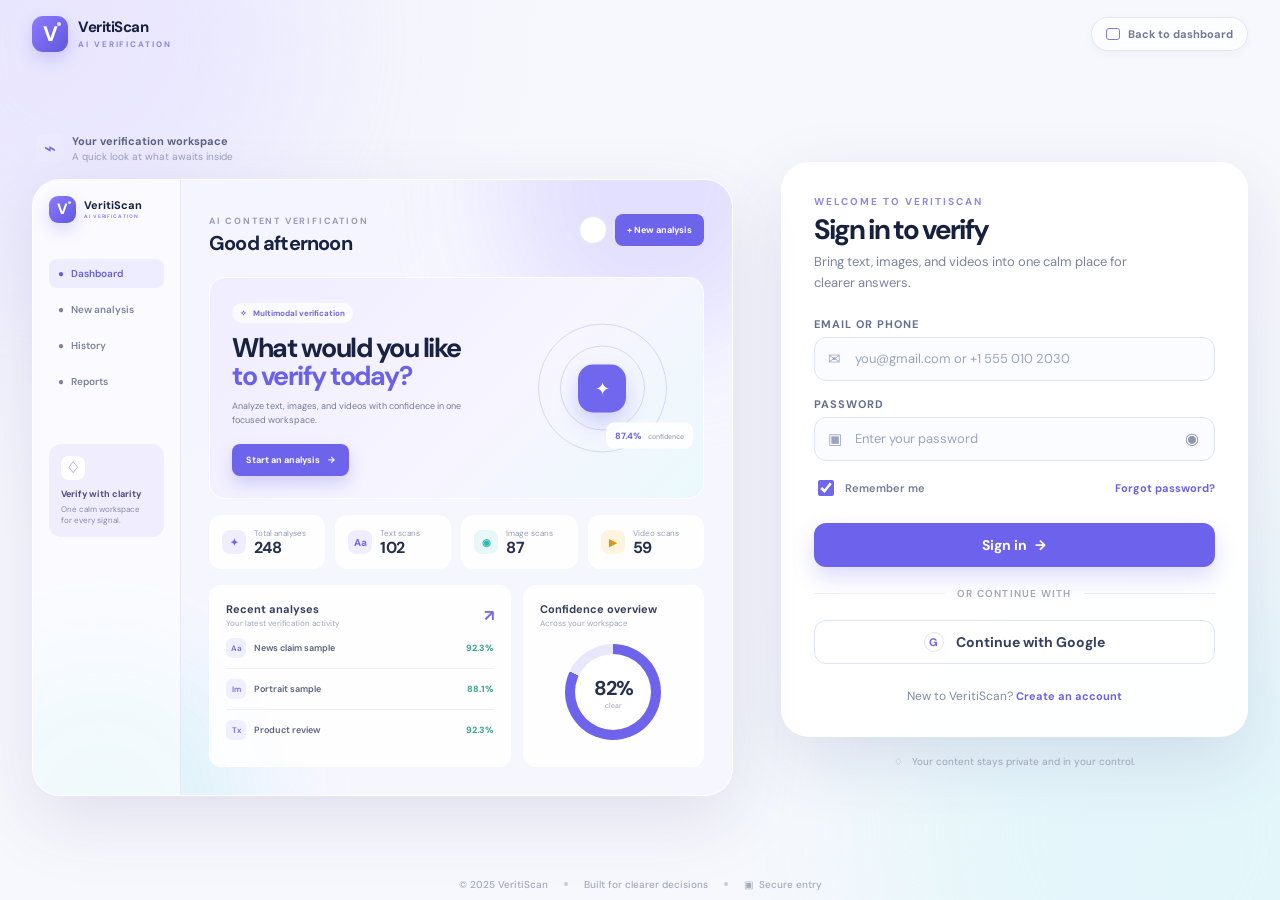
<file: frontend/index.html>
<!DOCTYPE html>
<html lang="en">
  <head>
    <meta charset="UTF-8" />
    <meta http-equiv="refresh" content="0; url=login.html" />
    <script>
      window.location.replace("login.html");
    </script>
    <title>Redirecting to VeritiScan...</title>
  </head>
  <body>
    <p>Redirecting to <a href="login.html">Login</a>...</p>
  </body>
</html>
</file>
<file: frontend/dashboard/css/style.css>
*{box-sizing:border-box;margin:0;padding:0} :root{--bg:#f7f9ff;--surface:#fff;--text:#17213a;--muted:#6f7890;--line:#e7eaf3;--blue:#5b6cff;--purple:#8b5cf6;--cyan:#18b9c7;--orange:#ff9f43;--green:#22b573;--red:#f16b72;--shadow:0 16px 45px rgba(37,55,96,.08);--radius:22px}body{font-family:"DM Sans",sans-serif;background:var(--bg);color:var(--text);min-height:100vh}button,input,textarea,select{font:inherit}button{border:0;cursor:pointer}.app-shell{display:flex;min-height:100vh}.sidebar{width:248px;background:#fff;border-right:1px solid var(--line);padding:26px 18px;display:flex;flex-direction:column;position:fixed;inset:0 auto 0 0;z-index:5}.brand{display:flex;align-items:center;gap:10px;padding:0 10px 28px}.brand-mark{width:39px;height:39px;border-radius:13px;background:linear-gradient(135deg,#5b6cff,#9b6cff);color:white;display:grid;place-items:center;font-family:"Plus Jakarta Sans";font-weight:800;box-shadow:0 8px 20px #7568ff33}.brand-name{font-family:"Plus Jakarta Sans";font-weight:800;line-height:1}.brand-ai{font-size:10px;letter-spacing:3px;color:var(--blue);font-weight:800;margin-top:3px}.nav{display:grid;gap:6px}.nav-item{background:transparent;color:#6c7489;padding:12px 13px;border-radius:13px;text-align:left;display:flex;align-items:center;gap:12px;font-weight:600}.nav-item span{width:20px;text-align:center;font-size:17px}.nav-item:hover{background:#f5f6ff;color:var(--blue)}.nav-item.active{background:#eef0ff;color:#5363ef}.sidebar-card{margin-top:28px;padding:17px;border-radius:18px;background:linear-gradient(145deg,#f1f2ff,#f8f2ff);border:1px solid #e8e6ff}.mini-orb{width:34px;height:34px;border-radius:11px;background:#fff;color:var(--purple);display:grid;place-items:center;margin-bottom:10px;box-shadow:0 5px 15px #7568ff18}.sidebar-card strong{font-size:13px}.sidebar-card p{font-size:11px;color:var(--muted);line-height:1.5;margin:5px 0 12px}.mini-btn{font-size:11px;color:var(--blue);background:#fff;padding:8px 10px;border-radius:9px;font-weight:700}.sidebar-bottom{margin-top:auto}.profile{border-top:1px solid var(--line);margin-top:10px;padding:15px 7px 0;display:flex;align-items:center;gap:9px}.avatar{width:34px;height:34px;border-radius:50%;background:#e8ebff;color:#5363ef;display:grid;place-items:center;font-size:11px;font-weight:800}.profile strong{display:block;font-size:11px}.profile small{font-size:9px;color:var(--muted)}.main{margin-left:248px;width:calc(100% - 248px);padding:30px 38px 60px}.topbar{display:flex;align-items:center;justify-content:space-between;margin-bottom:27px}.eyebrow{font-size:9px;letter-spacing:2px;color:#8b93a7;font-weight:800;margin-bottom:5px}.topbar h1{font-family:"Plus Jakarta Sans";font-size:26px;letter-spacing:-.8px}.top-actions{display:flex;align-items:center;gap:10px}.icon-btn{width:42px;height:42px;background:#fff;border:1px solid var(--line);border-radius:13px;color:#747d91}.primary-btn,.hero-btn,.analyze-btn{background:linear-gradient(135deg,#5b6cff,#7d68f4);color:#fff;padding:12px 17px;border-radius:12px;font-weight:700;box-shadow:0 10px 22px #6870f326}.page{display:none}.page.active{display:block}.hero{min-height:315px;border-radius:28px;padding:34px 38px;display:flex;justify-content:space-between;overflow:hidden;position:relative;background:linear-gradient(118deg,#edf1ff 0%,#f8f1ff 55%,#eafcff 100%);border:1px solid #e7eaff}.hero:after{content:"";position:absolute;width:350px;height:350px;border-radius:50%;right:-100px;top:-170px;background:#fff6;filter:blur(2px)}.hero-copy{max-width:570px;position:relative;z-index:2}.pill{display:inline-flex;padding:6px 10px;border-radius:999px;background:#fff;color:#5967dd;font-size:10px;font-weight:800;letter-spacing:.3px}.hero h2{font-family:"Plus Jakarta Sans";font-size:39px;line-height:1.12;letter-spacing:-1.7px;margin:16px 0 12px}.hero h2 span{color:#6d63e9}.hero p{color:#69738a;max-width:540px;font-size:14px;line-height:1.65}.hero-btn{margin-top:22px}.hero-btn span{margin-left:12px}.hero-art{width:310px;position:relative;display:grid;place-items:center}.scan-orb{width:180px;height:180px;border-radius:50%;background:radial-gradient(circle,#fff 0 17%,#dce0ff 18% 30%,#b8bfff 31% 33%,#eeeaff 34% 100%);box-shadow:0 25px 60px #6670c92b;display:grid;place-items:center;position:relative}.orb-core{width:55px;height:55px;border-radius:18px;background:linear-gradient(135deg,#6372ff,#a064f1);color:white;display:grid;place-items:center;font-size:24px;box-shadow:0 10px 30px #6d67ed55}.orbit{position:absolute;border:1px solid #807cf655;border-radius:50%;inset:15px;transform:rotate(35deg)}.orbit-b{inset:-5px;transform:rotate(-45deg);border-color:#26bfc933}.float-card{position:absolute;background:#fff;border:1px solid #eceef5;box-shadow:var(--shadow);border-radius:13px;padding:10px 12px;font-size:10px;z-index:2}.float-one{left:0;top:48px}.float-two{right:0;bottom:47px;display:grid}.float-two strong{font-size:17px;color:#5665e9}.float-two span{color:var(--muted)}.dot{width:7px;height:7px;border-radius:50%;display:inline-block;margin-right:6px}.green{background:#27b978}.stats-grid{display:grid;grid-template-columns:repeat(4,1fr);gap:15px;margin:18px 0}.stat-card{background:#fff;border:1px solid var(--line);border-radius:18px;padding:17px;display:flex;gap:12px;align-items:center;box-shadow:0 7px 25px #25376006}.stat-icon{width:42px;height:42px;border-radius:13px;display:grid;place-items:center;font-weight:800}.stat-card span{display:block;color:var(--muted);font-size:10px}.stat-card strong{display:block;font-size:23px;font-family:"Plus Jakarta Sans";margin:1px 0}.stat-card small{font-size:9px;color:#8a93a8}.blue .stat-icon{background:#edf0ff;color:#5b6cff}.purple .stat-icon{background:#f1eaff;color:#8b5cf6}.cyan .stat-icon{background:#e7fbfd;color:#14aab7}.orange .stat-icon{background:#fff2e3;color:#f28d27}.content-grid,.result-grid,.settings-grid{display:grid;grid-template-columns:1.65fr 1fr;gap:18px}.panel{background:#fff;border:1px solid var(--line);border-radius:20px;padding:22px;box-shadow:0 8px 28px #25376005}.panel-head{display:flex;align-items:center;justify-content:space-between;margin-bottom:16px}.panel-head h3{font-family:"Plus Jakarta Sans";font-size:15px}.panel-head p{font-size:11px;color:var(--muted);margin-top:3px}.text-btn{background:transparent;color:var(--blue);font-size:11px;font-weight:700}.analysis-list{display:grid;gap:4px}.analysis-row{display:grid;grid-template-columns:40px 1fr auto auto;gap:12px;align-items:center;padding:11px 7px;border-bottom:1px solid #f0f1f5}.analysis-row:last-child{border-bottom:0}.type-icon{width:36px;height:36px;border-radius:11px;display:grid;place-items:center;font-size:11px;font-weight:800}.type-text{background:#eef0ff;color:#5b6cff}.type-image{background:#f2eaff;color:#8b5cf6}.type-video{background:#e8fbfd;color:#13aab8}.row-title{font-size:11px;font-weight:700}.row-sub{font-size:9px;color:var(--muted);margin-top:2px}.score{font-weight:800;font-size:12px}.status{font-size:9px;padding:5px 8px;border-radius:999px;background:#eaf9f2;color:#1d9d67}.status.review{background:#fff3e4;color:#d98320}.donut-wrap{display:grid;place-items:center;margin:12px 0 20px}.donut{width:160px;height:160px;border-radius:50%;background:conic-gradient(#6371ff 0 82%,#edf0f6 82%);display:grid;place-items:center;position:relative}.donut:after{content:"";position:absolute;width:118px;height:118px;border-radius:50%;background:white}.donut div{position:relative;z-index:1;text-align:center}.donut strong{display:block;font:800 28px "Plus Jakarta Sans"}.donut span{font-size:10px;color:var(--muted)}.legend{display:flex;justify-content:center;gap:18px;font-size:9px;color:var(--muted)}.legend i{display:inline-block;width:7px;height:7px;border-radius:50%;margin-right:5px}.blue-dot{background:#6371ff}.orange-dot{background:#ffad57}.section-intro{margin:8px 0 24px}.section-intro h2{font:800 29px "Plus Jakarta Sans";letter-spacing:-1px;margin:9px 0 7px}.section-intro p{color:var(--muted);font-size:13px;max-width:650px;line-height:1.6}.row-intro{display:flex;justify-content:space-between;align-items:end}.mode-grid{display:grid;grid-template-columns:repeat(3,1fr);gap:15px;margin-bottom:18px}.mode-card{background:#fff;border:2px solid transparent;border-radius:19px;padding:20px;text-align:left;transition:.2s;box-shadow:0 8px 28px #25376006}.mode-card:hover{transform:translateY(-2px);border-color:#dfe3ff}.mode-card.selected{border-color:#737ef5;box-shadow:0 12px 30px #6870f31c}.mode-icon{width:45px;height:45px;border-radius:14px;display:grid;place-items:center;font-weight:800;margin-bottom:13px}.mode-icon.text{background:#edf0ff;color:#5b6cff}.mode-icon.image{background:#f1eaff;color:#8b5cf6}.mode-icon.video{background:#e7fbfd;color:#13aab8}.mode-card h3{font:800 15px "Plus Jakarta Sans";margin-bottom:5px}.mode-card p{font-size:11px;line-height:1.5;color:var(--muted);min-height:49px}.mode-card span{display:block;font-size:10px;font-weight:800;color:var(--blue);margin-top:12px}.workspace{padding:25px}.workspace-head{display:flex;justify-content:space-between;margin-bottom:15px}.workspace-head h3{font:800 16px "Plus Jakarta Sans"}.workspace-head p{font-size:11px;color:var(--muted);margin-top:4px}.input-type{font-size:9px;background:#f1f3f8;color:#737c91;padding:6px 9px;border-radius:8px;font-weight:800}.input-area textarea{width:100%;height:220px;border:1px solid #e2e5ee;border-radius:15px;padding:16px;resize:vertical;outline:none;font-size:13px;color:var(--text);background:#fbfcff}.input-area textarea:focus{border-color:#9ca5f7;box-shadow:0 0 0 4px #6e79f40d}.input-footer{display:flex;justify-content:space-between;color:#9aa1b1;font-size:9px;padding:7px 3px}.analyze-btn{margin-top:12px;width:100%;padding:14px}.file-area input{display:none}.dropzone{min-height:220px;border:1.5px dashed #cfd5e7;border-radius:16px;display:grid;place-items:center;text-align:center;padding:25px;cursor:pointer;background:#fbfcff}.upload-icon{width:48px;height:48px;border-radius:15px;background:#eef0ff;color:#6572ee;display:grid;place-items:center;font-size:22px;margin:auto}.dropzone strong{display:block;margin-top:9px;font-size:13px}.dropzone span,.dropzone small{display:block;color:var(--muted);font-size:10px;margin-top:4px}.preview{margin-top:13px}.preview img,.preview video{max-height:260px;max-width:100%;border-radius:13px;display:block;margin:auto}.hidden{display:none!important}.back-btn{background:transparent;color:#6d7588;font-weight:700;font-size:11px;margin-bottom:12px}.result-hero{display:flex;justify-content:space-between;align-items:center;padding:32px 36px;background:linear-gradient(110deg,#f2f4ff,#fff8fc,#effdff)}.result-copy h2{font:800 34px "Plus Jakarta Sans";margin:12px 0 7px;letter-spacing:-1px}.result-copy p{color:var(--muted);font-size:12px}.result-meta{display:flex;gap:8px;color:#9299aa;font-size:9px;margin-top:15px;font-weight:700}.confidence-ring{width:175px;height:175px;border-radius:50%;background:conic-gradient(#5f70f3 0 87.4%,#e9ebf3 87.4%);display:grid;place-items:center;position:relative}.confidence-ring:after{content:"";position:absolute;width:132px;height:132px;background:white;border-radius:50%}.confidence-ring div{position:relative;z-index:1;text-align:center}.confidence-ring strong{display:block;font:800 27px "Plus Jakarta Sans";color:#5969ed}.confidence-ring span{font-size:9px;color:var(--muted)}.result-grid{margin-top:18px}.submission-preview{background:#f7f8fc;border-radius:14px;padding:16px;min-height:180px;font-size:11px;line-height:1.65;color:#596278;white-space:pre-wrap;overflow:hidden}.detail-rows{display:grid}.detail-rows>div{display:flex;justify-content:space-between;padding:15px 3px;border-bottom:1px solid #eff1f5;font-size:11px}.detail-rows>div:last-child{border-bottom:0}.detail-rows span{color:var(--muted)}.status-good{color:#1c9d66}.toolbar{display:flex;gap:10px;margin-bottom:15px}.toolbar input,.toolbar select{border:1px solid #e1e5ee;border-radius:11px;padding:10px 12px;outline:none;background:#fbfcff;font-size:11px;color:var(--text)}.toolbar input{flex:1}.history-item{display:grid;grid-template-columns:1fr 100px 100px 90px;gap:15px;align-items:center;padding:15px 8px;border-bottom:1px solid #eff1f5}.history-item.header{font-size:9px;color:#9098aa;font-weight:800;text-transform:uppercase}.history-main{font-size:11px;font-weight:700}.history-main small{display:block;color:var(--muted);font-weight:400;margin-top:3px}.empty-state{text-align:center;padding:65px 25px}.empty-icon{margin:auto;width:58px;height:58px;border-radius:18px;background:#eef0ff;color:#6270ee;display:grid;place-items:center;font-size:22px}.empty-state h3{font:800 18px "Plus Jakarta Sans";margin:14px 0 6px}.empty-state p{font-size:12px;color:var(--muted);max-width:500px;margin:0 auto 20px;line-height:1.6}.settings-grid{grid-template-columns:1fr 1fr}.setting-card h3{font:800 16px "Plus Jakarta Sans";margin-bottom:6px}.setting-card>p{font-size:11px;color:var(--muted);line-height:1.6;margin-bottom:18px}.setting-line{display:flex;justify-content:space-between;align-items:center;padding:14px 0;border-top:1px solid #eff1f5;font-size:11px}.switch input{display:none}.switch i{display:block;width:40px;height:22px;background:#dfe3ed;border-radius:99px;position:relative}.switch i:after{content:"";position:absolute;width:16px;height:16px;background:#fff;border-radius:50%;left:3px;top:3px;box-shadow:0 2px 4px #0002;transition:.2s}.switch input:checked+i{background:#6573ef}.switch input:checked+i:after{left:21px}.about-chip{display:inline-block;padding:7px 10px;background:#f0f1ff;color:#5e6ce8;border-radius:9px;font-size:10px;font-weight:800}.toast{position:fixed;right:28px;bottom:25px;background:#17213a;color:white;padding:12px 16px;border-radius:12px;font-size:11px;box-shadow:var(--shadow);opacity:0;transform:translateY(12px);pointer-events:none;transition:.25s}.toast.show{opacity:1;transform:none}@media(max-width:1050px){.sidebar{width:205px}.main{margin-left:205px;width:calc(100% - 205px);padding:25px}.stats-grid{grid-template-columns:repeat(2,1fr)}.hero-art{width:250px}.hero h2{font-size:32px}}@media(max-width:800px){.sidebar{position:static;width:100%;height:auto;padding:12px 14px;display:block}.app-shell{display:block}.brand{padding-bottom:12px}.nav{display:flex;overflow:auto}.nav-item{white-space:nowrap}.sidebar-card,.sidebar-bottom{display:none}.main{margin-left:0;width:100%;padding:20px 15px 45px}.topbar h1{font-size:20px}.top-actions .icon-btn{display:none}.hero{padding:25px;min-height:auto}.hero-art{display:none}.stats-grid{grid-template-columns:1fr 1fr}.content-grid,.result-grid,.settings-grid{grid-template-columns:1fr}.mode-grid{grid-template-columns:1fr}.row-intro{align-items:start;gap:12px;flex-direction:column}.history-item{grid-template-columns:1fr 70px 75px}.history-item.header{display:none}.history-item .hide-mobile{display:none}.result-hero{gap:20px;flex-direction:column;align-items:flex-start}.confidence-ring{width:145px;height:145px}.confidence-ring:after{width:108px;height:108px}}@media(max-width:480px){.stats-grid{grid-template-columns:1fr}.hero h2{font-size:28px}.topbar{align-items:flex-start}.primary-btn{padding:10px 12px}.history-item{grid-template-columns:1fr 70px}}


/* ── URL & Combined Multimodal Extensions ─────────────────────────────── */
.hero-actions { display: flex; gap: 12px; align-items: center; flex-wrap: wrap; margin-top: 22px; }
.hero-actions .hero-btn { margin-top: 0; }
.secondary-hero-btn { background: #fff; color: #5363ef; border: 1.5px solid #d5dafc; padding: 12px 17px; border-radius: 12px; font-weight: 700; transition: .2s; }
.secondary-hero-btn:hover { background: #f2f4ff; border-color: #7c88f7; }

.mode-grid-5 { grid-template-columns: repeat(5, 1fr); gap: 12px; }
.mode-icon.url { background: #e8fbf3; color: #19a463; font-size: 18px; }
.mode-icon.combined { background: linear-gradient(135deg, #5b6cff, #9b6cff); color: #fff; font-size: 18px; }
.mode-card.highlight-card { background: linear-gradient(145deg, #ffffff, #f5f4ff); border-color: #e0e3ff; }
.mode-card.highlight-card.selected { border-color: #5b6cff; box-shadow: 0 12px 32px rgba(91, 108, 255, 0.22); }

.field-label { display: block; font-size: 11px; font-weight: 800; color: #47516b; margin-bottom: 8px; letter-spacing: .2px; }
.url-area { margin-bottom: 18px; }
.url-input-wrap input { width: 100%; border: 1.5px solid #dce1ef; border-radius: 14px; padding: 14px 16px; font-size: 13px; color: var(--text); background: #fbfcff; outline: none; transition: .2s; }
.url-input-wrap input:focus { border-color: #7d89f7; box-shadow: 0 0 0 4px rgba(110, 121, 244, 0.1); }
.url-quick-samples { display: flex; align-items: center; gap: 8px; flex-wrap: wrap; margin-top: 9px; font-size: 10px; color: var(--muted); }
.chip-btn { background: #f0f2fb; color: #4e5ce6; padding: 5px 10px; border-radius: 999px; font-size: 10px; font-weight: 700; transition: .15s; }
.chip-btn:hover { background: #e2e6fc; }

.combined-media-grid { display: grid; grid-template-columns: 1fr 1fr; gap: 16px; margin-top: 16px; margin-bottom: 8px; }
.combined-upload-box input[type="file"] { display: none; }
.compact-dropzone { min-height: 155px; padding: 18px; }

.result-top-bar { display: flex; justify-content: space-between; align-items: center; margin-bottom: 14px; flex-wrap: wrap; gap: 10px; }
.result-top-bar .back-btn { margin-bottom: 0; }
.result-actions { display: flex; gap: 10px; }
.secondary-btn { background: #fff; color: #47526c; border: 1px solid #dce0ec; padding: 9px 14px; border-radius: 10px; font-size: 11px; font-weight: 700; transition: .15s; }
.secondary-btn:hover { background: #f3f5fc; color: var(--blue); border-color: #bbc3f9; }

.result-badges { display: flex; gap: 8px; align-items: center; flex-wrap: wrap; }
.agreement-badge { display: inline-flex; padding: 6px 10px; border-radius: 999px; background: #e9f9f1; color: #19945d; font-size: 10px; font-weight: 800; }
.agreement-badge.conflict { background: #ffecee; color: #d93b48; }

.combined-report-panel { margin-top: 18px; border: 1.5px solid #e1e5f6; }
.overall-scores-mini { display: flex; gap: 18px; align-items: center; }
.mini-metric { text-align: right; background: #f8f9fe; padding: 8px 14px; border-radius: 12px; border: 1px solid #ebedf7; }
.mini-metric span { display: block; font-size: 9px; color: var(--muted); text-transform: uppercase; font-weight: 700; }
.mini-metric strong { font: 800 18px "Plus Jakarta Sans"; }
.text-green { color: #1c9d66; }
.text-red { color: #df4855; }

.exec-summary-box { background: linear-gradient(120deg, #f5f7ff, #fbf9ff); border: 1px solid #e5e8fa; border-radius: 14px; padding: 16px 18px; margin-bottom: 20px; }
.exec-summary-box h4 { font: 800 12px "Plus Jakarta Sans"; color: #4b58d6; text-transform: uppercase; letter-spacing: .5px; margin-bottom: 6px; }
.exec-summary-box p { font-size: 12.5px; line-height: 1.65; color: #2b354f; }

.sub-heading { font: 800 13px "Plus Jakarta Sans"; margin-bottom: 12px; color: #36415c; }
.modality-cards-grid { display: grid; grid-template-columns: repeat(auto-fit, minmax(220px, 1fr)); gap: 14px; margin-bottom: 20px; }
.mod-report-card { background: #fbfcff; border: 1px solid #e5e8f3; border-radius: 15px; padding: 16px; display: flex; flex-direction: column; gap: 10px; }
.mod-card-top { display: flex; justify-content: space-between; align-items: center; }
.mod-badge { font: 800 11px "Plus Jakarta Sans"; padding: 4px 9px; border-radius: 7px; background: #eef0ff; color: #5363ef; }
.mod-verdict-tag { font-size: 10px; font-weight: 800; padding: 4px 8px; border-radius: 999px; background: #eaf9f2; color: #1b9b65; }
.mod-verdict-tag.bad { background: #ffecef; color: #dc3f4d; }
.mod-bar-wrap { height: 7px; background: #eaedf5; border-radius: 99px; overflow: hidden; }
.mod-bar-fill { height: 100%; background: linear-gradient(90deg, #5b6cff, #22b573); border-radius: 99px; }
.mod-bar-fill.bad { background: linear-gradient(90deg, #ff9f43, #f16b72); }
.mod-card-scores { display: flex; justify-content: space-between; font-size: 10.5px; color: var(--muted); }
.mod-card-scores strong { color: var(--text); }
.mod-card-summary { font-size: 11px; color: #556079; line-height: 1.5; }

.findings-rec-grid { display: grid; grid-template-columns: 1.3fr 1fr; gap: 16px; }
.findings-box, .rec-box { background: #f8f9fc; border: 1px solid #ebedf5; border-radius: 14px; padding: 16px; }
.findings-box h4, .rec-box h4 { font: 800 12px "Plus Jakarta Sans"; margin-bottom: 9px; color: #2b354f; }
.findings-list { padding-left: 17px; display: grid; gap: 7px; font-size: 11.5px; color: #47526b; line-height: 1.55; }
.rec-box p { font-size: 11.5px; line-height: 1.6; color: #36415c; font-weight: 600; }

.reports-grid { display: grid; gap: 14px; }
.report-dossier-card { background: #fff; border: 1px solid var(--line); border-radius: 18px; padding: 20px 22px; display: flex; justify-content: space-between; align-items: center; gap: 18px; box-shadow: 0 6px 22px rgba(37, 55, 96, 0.04); }
.report-dossier-main h3 { font: 800 15px "Plus Jakarta Sans"; margin: 6px 0 4px; }
.report-dossier-main p { font-size: 11.5px; color: var(--muted); line-height: 1.5; max-width: 680px; }
.report-dossier-actions { display: flex; gap: 8px; align-items: center; flex-shrink: 0; }
.analysis-row, .history-item:not(.header) { cursor: pointer; transition: background .15s; }
.analysis-row:hover, .history-item:not(.header):hover { background: #f5f7ff; }
.status.bad { background: #ffecef; color: #dc3f4d; }

@media(max-width: 1100px) {
  .mode-grid-5 { grid-template-columns: repeat(3, 1fr); }
  .findings-rec-grid { grid-template-columns: 1fr; }
}
@media(max-width: 800px) {
  .mode-grid-5, .combined-media-grid { grid-template-columns: 1fr; }
  .report-dossier-card { flex-direction: column; align-items: flex-start; }
}


/* ── Dedicated 3-Column Combined Box & URL Box Styles ─────────────────── */
.url-box-card { background: linear-gradient(135deg, #f6f8ff, #f9f6ff); border: 1.5px solid #dce2f9; border-radius: 16px; padding: 20px 22px; margin-bottom: 10px; }
.url-helper-note { font-size: 11px; color: #5b657e; margin-top: 12px; line-height: 1.5; }

.combined-status-strip { background: linear-gradient(120deg, #eef1ff, #f6f0ff); border: 1px solid #dce1fc; border-radius: 14px; padding: 13px 16px; display: flex; justify-content: space-between; align-items: center; gap: 14px; flex-wrap: wrap; margin-bottom: 16px; font-size: 12px; color: #2b354f; }
.combined-pills { display: flex; gap: 8px; flex-wrap: wrap; }
.mod-pill { font-size: 10px; font-weight: 800; padding: 5px 10px; border-radius: 999px; background: #fff; color: #6e778f; border: 1px solid #dce1ef; }
.mod-pill.ready { background: #eaf9f2; color: #19945d; border-color: #b7ebd2; }

.combined-three-grid { display: grid; grid-template-columns: repeat(3, 1fr); gap: 15px; margin-bottom: 16px; }
.combined-col-card { background: #fbfcff; border: 1.5px solid #e1e6f5; border-radius: 16px; padding: 16px; display: flex; flex-direction: column; }
.combined-col-header { display: flex; align-items: center; gap: 10px; margin-bottom: 12px; }
.col-num { width: 28px; height: 28px; border-radius: 9px; background: linear-gradient(135deg, #5b6cff, #8b5cf6); color: #fff; font: 800 12px "Plus Jakarta Sans"; display: grid; place-items: center; flex-shrink: 0; }
.combined-col-header h4 { font: 800 13.5px "Plus Jakarta Sans"; color: var(--text); margin: 0; }
.combined-col-header small { font-size: 10px; color: var(--muted); display: block; }
.combined-textarea { width: 100%; height: 165px; border: 1px solid #dce1ef; border-radius: 12px; padding: 12px; resize: vertical; outline: none; font-size: 12.5px; color: var(--text); background: #fff; }
.combined-textarea:focus { border-color: #7d89f7; box-shadow: 0 0 0 3px rgba(91, 108, 255, 0.1); }
.combined-dropzone { min-height: 165px; padding: 14px; background: #fff; }

.combined-url-row { background: #f8f9fe; border: 1px solid #e3e7f4; border-radius: 14px; padding: 14px 16px; margin-bottom: 10px; }
.combined-url-row input { width: 100%; border: 1px solid #dce1ef; border-radius: 10px; padding: 11px 14px; font-size: 12.5px; background: #fff; color: var(--text); outline: none; }
.combined-url-row input:focus { border-color: #7d89f7; }

@media(max-width: 1000px) {
  .combined-three-grid { grid-template-columns: 1fr; }
}
</file>
<file: frontend/login.css>
:root {
  --ink: #182342;
  --muted: #7b839e;
  --soft-muted: #9da5be;
  --violet: #6c62ec;
  --violet-dark: #5d53dc;
  --line: #dfe3f3;
  --surface: #ffffff;
}

* {
  box-sizing: border-box;
}

html,
body {
  min-width: 320px;
  min-height: 100%;
  margin: 0;
}

body {
  color: var(--ink);
  background: #f7f8fd;
  font-family: "DM Sans", "Segoe UI", sans-serif;
  -webkit-font-smoothing: antialiased;
}

button,
input {
  font: inherit;
}

button {
  cursor: pointer;
}

button:focus-visible,
input:focus-visible,
a:focus-visible {
  outline: 3px solid rgb(113 104 237 / 22%);
  outline-offset: 2px;
}

[hidden] {
  display: none !important;
}

.auth-page {
  position: relative;
  min-height: 100vh;
  overflow: hidden;
  background:
    radial-gradient(circle at 0% 0%, rgb(228 224 255 / 60%), transparent 35%),
    radial-gradient(circle at 100% 100%, rgb(223 246 250 / 70%), transparent 38%),
    #f7f8fd;
}

.ambient {
  position: fixed;
  z-index: 0;
  width: 420px;
  height: 420px;
  border-radius: 50%;
  filter: blur(60px);
  pointer-events: none;
}

.ambient-left {
  top: -170px;
  left: -130px;
  background: rgb(228 224 255 / 45%);
}

.ambient-right {
  right: -100px;
  bottom: -170px;
  width: 480px;
  height: 480px;
  background: rgb(223 246 250 / 55%);
}

.page-shell {
  position: relative;
  z-index: 1;
  display: flex;
  flex-direction: column;
  width: min(100%, 1500px);
  min-height: 100vh;
  margin: 0 auto;
  padding: 16px 32px 8px;
}

.topbar {
  display: flex;
  align-items: center;
  justify-content: space-between;
}

.brand,
.mini-brand {
  display: inline-flex;
  align-items: center;
  text-decoration: none;
}

.brand {
  gap: 10px;
}

.brand-mark,
.mini-brand-mark {
  position: relative;
  display: grid;
  place-items: center;
  flex: 0 0 auto;
  color: white;
  font-weight: 800;
  background: linear-gradient(135deg, #8e7bff, #5f56dd);
  box-shadow: 0 7px 16px rgb(104 91 232 / 22%);
}

.brand-mark {
  width: 36px;
  height: 36px;
  border-radius: 11px;
  font-size: 21px;
}

.brand-dot,
.mini-brand-mark span {
  position: absolute;
  width: 4px;
  height: 4px;
  border-radius: 50%;
  background: rgb(255 255 255 / 80%);
}

.brand-dot {
  top: 6px;
  right: 7px;
}

.brand-copy,
.mini-brand > span:last-child {
  display: flex;
  flex-direction: column;
}

.brand-copy strong {
  color: #15203e;
  font-size: 15px;
  line-height: 1;
  letter-spacing: -0.03em;
}

.brand-copy small,
.mini-brand small {
  margin-top: 5px;
  color: #8b83eb;
  font-size: 8px;
  font-weight: 700;
  line-height: 1;
  text-transform: uppercase;
  letter-spacing: 0.24em;
}

.preview-toggle {
  display: inline-flex;
  align-items: center;
  gap: 8px;
  padding: 9px 14px;
  color: #717995;
  font-size: 11px;
  font-weight: 700;
  background: rgb(255 255 255 / 75%);
  border: 1px solid #e3e5f1;
  border-radius: 999px;
  box-shadow: 0 3px 10px rgb(60 61 123 / 4%);
  backdrop-filter: blur(12px);
  transition: 160ms ease;
}

.preview-toggle:hover {
  color: #655bdc;
  border-color: #c9c6f1;
}

.panel-icon {
  width: 14px;
  height: 12px;
  border: 1.5px solid #8178e7;
  border-radius: 3px;
}

.content-grid {
  display: grid;
  grid-template-columns: minmax(0, 1.08fr) minmax(385px, 0.72fr);
  align-items: center;
  gap: 48px;
  width: min(100%, 1250px);
  flex: 1;
  margin: 0 auto;
  padding: 32px 0;
  transition: 200ms ease;
}

.content-grid.preview-hidden {
  grid-template-columns: minmax(0, 520px);
  justify-content: center;
}

.workspace-column {
  min-width: 0;
}

.workspace-heading {
  display: flex;
  align-items: center;
  gap: 8px;
  margin-bottom: 16px;
  padding-left: 4px;
}

.workspace-heading-icon {
  display: grid;
  place-items: center;
  width: 28px;
  height: 28px;
  color: #7066e9;
  font-size: 20px;
  background: #eceaff;
  border-radius: 8px;
}

.workspace-heading strong,
.workspace-heading small {
  display: block;
}

.workspace-heading strong {
  color: #5b6381;
  font-size: 11px;
}

.workspace-heading small {
  margin-top: 2px;
  color: #9aa0b5;
  font-size: 10px;
}

.dashboard-preview {
  position: relative;
  display: flex;
  min-height: 560px;
  overflow: hidden;
  background: rgb(245 246 255 / 90%);
  border: 1px solid rgb(255 255 255 / 85%);
  border-radius: 28px;
  box-shadow: 0 24px 70px rgb(67 63 130 / 13%);
  backdrop-filter: blur(6px);
}

.dashboard-preview::before,
.dashboard-preview::after {
  position: absolute;
  width: 300px;
  height: 300px;
  border-radius: 50%;
  filter: blur(50px);
  content: "";
  pointer-events: none;
}

.dashboard-preview::before {
  top: -140px;
  right: -70px;
  background: rgb(213 209 255 / 60%);
}

.dashboard-preview::after {
  bottom: -160px;
  left: -80px;
  background: rgb(211 242 247 / 65%);
}

.dashboard-sidebar {
  position: relative;
  z-index: 1;
  width: 148px;
  flex: 0 0 148px;
  padding: 16px;
  background: rgb(255 255 255 / 55%);
  border-right: 1px solid #e7e8f4;
}

.mini-brand {
  gap: 8px;
}

.mini-brand-mark {
  width: 27px;
  height: 27px;
  border-radius: 9px;
  font-size: 15px;
}

.mini-brand-mark span {
  top: 5px;
  right: 5px;
  width: 3px;
  height: 3px;
}

.mini-brand strong {
  color: #15203e;
  font-size: 11px;
  line-height: 1;
}

.mini-brand small {
  margin-top: 3px;
  font-size: 5px;
  letter-spacing: 0.18em;
}

.dashboard-nav {
  display: grid;
  gap: 7px;
  margin-top: 36px;
}

.dashboard-nav a {
  display: flex;
  align-items: center;
  gap: 7px;
  padding: 8px 9px;
  color: #7c849d;
  font-size: 10px;
  font-weight: 600;
  text-decoration: none;
  border-radius: 8px;
}

.dashboard-nav a.active {
  color: #685de4;
  background: #eeecff;
}

.dashboard-nav a.active:first-letter {
  color: #7469ed;
}

.verify-card {
  margin-top: 48px;
  padding: 12px;
  background: #f0edff;
  border-radius: 12px;
}

.verify-icon {
  display: grid;
  place-items: center;
  width: 24px;
  height: 24px;
  margin-bottom: 8px;
  color: #7569ea;
  background: white;
  border-radius: 8px;
}

.verify-card strong {
  display: block;
  color: #4f4c82;
  font-size: 9px;
}

.verify-card p {
  margin: 4px 0 0;
  color: #8a89a8;
  font-size: 8px;
  line-height: 1.35;
}

.dashboard-main {
  position: relative;
  z-index: 1;
  min-width: 0;
  flex: 1;
  padding: 28px;
}

.dashboard-topline,
.dashboard-actions,
.card-heading,
.analysis-row,
.stat-card,
.form-options,
.otp-options {
  display: flex;
  align-items: center;
}

.dashboard-topline {
  justify-content: space-between;
  margin-bottom: 24px;
}

.dashboard-topline > div:first-child > span {
  color: #9b98bc;
  font-size: 9px;
  font-weight: 700;
  text-transform: uppercase;
  letter-spacing: 0.2em;
}

.dashboard-topline h2 {
  margin: 4px 0 0;
  color: #182342;
  font-size: 20px;
  line-height: 1;
  letter-spacing: -0.04em;
}

.dashboard-actions {
  gap: 8px;
}

.profile-dot {
  display: block;
  width: 28px;
  height: 28px;
  background: white;
  border: 1px solid #e5e6f3;
  border-radius: 50%;
}

.dashboard-actions button,
.hero-copy button {
  color: white;
  font-size: 9px;
  font-weight: 700;
  background: #6e64ec;
  border: 0;
  border-radius: 8px;
}

.dashboard-actions button {
  padding: 10px 12px;
}

.dashboard-hero {
  position: relative;
  min-height: 190px;
  overflow: hidden;
  padding: 22px;
  background: linear-gradient(135deg, #efedff, #f7f5ff 60%, #eaf9fc);
  border: 1px solid rgb(255 255 255 / 90%);
  border-radius: 16px;
}

.hero-copy {
  position: relative;
  z-index: 1;
  max-width: 265px;
}

.hero-pill {
  display: inline-flex;
  padding: 5px 8px;
  color: #7269d9;
  font-size: 8px;
  font-weight: 700;
  background: rgb(255 255 255 / 75%);
  border-radius: 999px;
}

.hero-copy h3 {
  margin: 11px 0 0;
  color: #182342;
  font-size: 27px;
  line-height: 1.05;
  letter-spacing: -0.055em;
}

.hero-copy h3 em {
  display: block;
  color: #6a61e8;
  font-style: normal;
}

.hero-copy p {
  max-width: 230px;
  margin: 10px 0 0;
  color: #747b98;
  font-size: 9px;
  line-height: 1.55;
}

.hero-copy button {
  display: inline-flex;
  gap: 8px;
  align-items: center;
  margin-top: 16px;
  padding: 10px 14px;
  box-shadow: 0 8px 16px rgb(109 98 236 / 25%);
}

.confidence-orbit {
  position: absolute;
  top: 50%;
  right: 28px;
  width: 145px;
  height: 145px;
  transform: translateY(-50%);
}

.orbit {
  position: absolute;
  inset: 8px;
  border: 1px solid rgb(203 200 247 / 70%);
  border-radius: 50%;
}

.orbit-two {
  inset: 30px;
}

.orbit-core {
  position: absolute;
  top: 50%;
  left: 50%;
  display: grid;
  place-items: center;
  width: 48px;
  height: 48px;
  color: white;
  font-size: 18px;
  background: #7167ef;
  border-radius: 15px;
  box-shadow: 0 10px 20px rgb(113 103 239 / 28%);
  transform: translate(-50%, -50%);
}

.confidence-orbit > strong {
  position: absolute;
  right: -18px;
  bottom: 12px;
  padding: 6px 8px;
  color: #6b62df;
  font-size: 9px;
  background: rgb(255 255 255 / 90%);
  border: 1px solid white;
  border-radius: 8px;
}

.confidence-orbit > strong small {
  margin-left: 4px;
  color: #9a9db8;
  font-size: 7px;
  font-weight: 500;
}

.stat-grid {
  display: grid;
  grid-template-columns: repeat(4, 1fr);
  gap: 10px;
  margin-top: 16px;
}

.stat-card {
  gap: 8px;
  padding: 12px;
  background: rgb(255 255 255 / 85%);
  border: 1px solid white;
  border-radius: 12px;
}

.stat-card span:last-child {
  min-width: 0;
}

.stat-card small,
.stat-card strong {
  display: block;
}

.stat-card small {
  overflow: hidden;
  color: #979db1;
  font-size: 8px;
  white-space: nowrap;
}

.stat-card strong {
  margin-top: 2px;
  color: #26304b;
  font-size: 16px;
  line-height: 1;
  letter-spacing: -0.04em;
}

.stat-icon {
  display: grid;
  place-items: center;
  width: 24px;
  height: 24px;
  flex: 0 0 24px;
  font-size: 10px;
  font-weight: 700;
  border-radius: 8px;
}

.stat-icon.violet,
.stat-icon.lavender {
  color: #7067e7;
  background: #efedff;
}

.stat-icon.cyan {
  color: #2fb8b4;
  background: #e8f8f8;
}

.stat-icon.amber {
  color: #dc941b;
  background: #fff4df;
}

.dashboard-bottom {
  display: grid;
  grid-template-columns: 1.25fr 0.75fr;
  gap: 12px;
  margin-top: 16px;
}

.recent-card,
.confidence-card {
  padding: 16px;
  background: rgb(255 255 255 / 85%);
  border: 1px solid white;
  border-radius: 12px;
}

.card-heading {
  justify-content: space-between;
}

.card-heading strong,
.card-heading small,
.confidence-card > strong,
.confidence-card > small {
  display: block;
}

.card-heading strong,
.confidence-card > strong {
  color: #36405d;
  font-size: 11px;
}

.card-heading small,
.confidence-card > small {
  margin-top: 2px;
  color: #a2a7bb;
  font-size: 8px;
}

.card-heading b {
  color: #756beb;
}

.analysis-row {
  justify-content: space-between;
  padding: 10px 0;
  color: #59627d;
  font-size: 9px;
  font-weight: 600;
  border-bottom: 1px solid #f0f1f7;
}

.analysis-row:last-child {
  border-bottom: 0;
}

.analysis-row span {
  display: inline-flex;
  align-items: center;
  gap: 8px;
}

.analysis-row i {
  display: grid;
  place-items: center;
  width: 20px;
  height: 20px;
  color: #766be8;
  font-size: 8px;
  font-style: normal;
  background: #f0efff;
  border-radius: 6px;
}

.analysis-row strong {
  color: #35a38d;
  font-size: 9px;
}

.confidence-ring {
  display: grid;
  place-items: center;
  width: 96px;
  height: 96px;
  margin: 16px auto 0;
  background: conic-gradient(#6e64ec 0 82%, #e8e7fb 82% 100%);
  border-radius: 50%;
}

.confidence-ring::before {
  position: absolute;
  width: 76px;
  height: 76px;
  background: white;
  border-radius: 50%;
  content: "";
}

.confidence-ring span {
  position: relative;
  color: #26304b;
  font-size: 20px;
  font-weight: 700;
  letter-spacing: -0.06em;
  text-align: center;
}

.confidence-ring small {
  display: block;
  color: #9ca2b7;
  font-size: 7px;
  font-weight: 400;
  letter-spacing: 0;
}

.auth-column {
  width: 100%;
  max-width: 505px;
  margin: 0 auto;
}

.auth-card {
  padding: 32px;
  background: rgb(255 255 255 / 95%);
  border: 1px solid rgb(255 255 255 / 90%);
  border-radius: 28px;
  box-shadow: 0 24px 70px rgb(60 61 123 / 13%);
}

.auth-header {
  margin-bottom: 24px;
}

.eyebrow {
  display: block;
  margin-bottom: 8px;
  color: #8f88df;
  font-size: 10px;
  font-weight: 700;
  text-transform: uppercase;
  letter-spacing: 0.2em;
}

.auth-header h1 {
  margin: 0;
  color: #17203d;
  font-size: 28px;
  line-height: 1;
  letter-spacing: -0.06em;
}

.auth-header p {
  max-width: 340px;
  margin: 8px 0 0;
  color: var(--muted);
  font-size: 13px;
  line-height: 1.55;
}

.field {
  display: block;
  margin-bottom: 16px;
}

.field > span:first-child,
.otp-label {
  display: block;
  margin-bottom: 6px;
  color: #66708e;
  font-size: 11px;
  font-weight: 700;
  text-transform: uppercase;
  letter-spacing: 0.09em;
}

.input-wrap {
  position: relative;
  display: block;
}

.input-wrap input {
  width: 100%;
  height: 44px;
  padding: 0 14px 0 40px;
  color: var(--ink);
  font-size: 13px;
  background: #fbfcff;
  border: 1px solid var(--line);
  border-radius: 12px;
  outline: none;
  transition: 160ms ease;
}

.input-wrap input::placeholder {
  color: #9da5be;
}

.input-wrap input:hover {
  border-color: #c7cbea;
}

.input-wrap input:focus {
  border-color: #7168ed;
  box-shadow: 0 0 0 4px rgb(118 108 237 / 10%);
}

.field-icon {
  position: absolute;
  top: 50%;
  left: 14px;
  z-index: 1;
  color: #9ca4bd;
  font-size: 15px;
  line-height: 1;
  transform: translateY(-50%);
  pointer-events: none;
}

.password-toggle {
  position: absolute;
  top: 50%;
  right: 7px;
  display: grid;
  place-items: center;
  width: 32px;
  height: 32px;
  color: #8d96b0;
  background: transparent;
  border: 0;
  border-radius: 8px;
  transform: translateY(-50%);
}

.password-toggle:hover {
  color: #685de4;
  background: #f0efff;
}

.field-error {
  display: block;
  min-height: 0;
  margin-top: 5px;
  color: #c5536b;
  font-size: 11px;
  font-weight: 500;
}

.field-error:not(:empty) {
  min-height: 15px;
}

.form-options,
.otp-options {
  justify-content: space-between;
}

.form-options {
  margin-top: 2px;
}

.check-label {
  display: inline-flex;
  align-items: center;
  gap: 8px;
  color: #727b98;
  font-size: 11px;
  font-weight: 600;
}

.check-label input {
  width: 16px;
  height: 16px;
  accent-color: #7167ed;
}

.text-button {
  padding: 0;
  color: #6d63df;
  font-size: 11px;
  font-weight: 700;
  background: transparent;
  border: 0;
}

.text-button:hover {
  color: #4e44c3;
}

.primary-button {
  display: flex;
  align-items: center;
  justify-content: center;
  gap: 8px;
  width: 100%;
  height: 44px;
  margin-top: 24px;
  color: white;
  font-size: 14px;
  font-weight: 700;
  background: var(--violet);
  border: 0;
  border-radius: 12px;
  box-shadow: 0 10px 22px rgb(108 98 236 / 23%);
  transition: 160ms ease;
}

.primary-button:hover {
  background: var(--violet-dark);
  box-shadow: 0 13px 26px rgb(108 98 236 / 30%);
  transform: translateY(-1px);
}

.divider {
  display: flex;
  align-items: center;
  gap: 12px;
  margin: 20px 0;
  color: #a0a5ba;
  font-size: 10px;
  font-weight: 600;
  text-transform: uppercase;
  letter-spacing: 0.12em;
}

.divider::before,
.divider::after {
  flex: 1;
  height: 1px;
  background: #ececf4;
  content: "";
}

.google-button {
  display: flex;
  align-items: center;
  justify-content: center;
  gap: 12px;
  width: 100%;
  height: 44px;
  color: #36405d;
  font-size: 14px;
  font-weight: 700;
  background: white;
  border: 1px solid var(--line);
  border-radius: 12px;
  transition: 160ms ease;
}

.google-button:hover {
  background: #fafaff;
  border-color: #bfc3df;
}

.google-button span {
  display: grid;
  place-items: center;
  width: 20px;
  height: 20px;
  color: #6c62ec;
  font-size: 11px;
  border: 1px solid #e2e4ed;
  border-radius: 50%;
}

.switch-copy,
.legal-copy {
  color: #8189a3;
  font-size: 12px;
  text-align: center;
}

.switch-copy {
  margin: 24px 0 0;
}

.back-button {
  margin: 0 0 20px;
  padding: 0;
  color: #77739b;
  font-size: 11px;
  font-weight: 700;
  background: transparent;
  border: 0;
}

.back-button:hover {
  color: #6157dc;
}

.register-grid {
  display: grid;
  grid-template-columns: 1fr 1fr;
  gap: 0 14px;
}

.full-field {
  grid-column: 1 / -1;
}

.register-grid .field {
  margin-bottom: 11px;
}

.register-grid + .primary-button {
  margin-top: 12px;
}

.legal-copy {
  margin: 18px 0 0;
  font-size: 11px;
  line-height: 1.6;
}

.notice {
  display: flex;
  gap: 9px;
  align-items: flex-start;
  margin-bottom: 18px;
  padding: 12px 14px;
  font-size: 11px;
  line-height: 1.6;
  border-radius: 12px;
}

.success-notice {
  color: #287a5e;
  background: #effaf5;
  border: 1px solid #cce9dd;
}

.info-notice {
  color: #6d6b98;
  background: #f5f3ff;
  border: 1px solid #e2e1fa;
}

.otp-notice {
  color: #58708e;
  background: #f1f8ff;
  border: 1px solid #d9e7f6;
}

.otp-notice strong {
  color: #395d91;
  letter-spacing: 0.18em;
}

.otp-notice small {
  color: #8095b0;
}

.otp-grid {
  display: grid;
  grid-template-columns: repeat(6, 1fr);
  gap: 8px;
}

.otp-input {
  width: 100%;
  height: 48px;
  color: #283252;
  font-size: 18px;
  font-weight: 700;
  text-align: center;
  background: #fbfcff;
  border: 1px solid var(--line);
  border-radius: 12px;
  outline: none;
}

.otp-input:focus {
  border-color: #7168ed;
  box-shadow: 0 0 0 4px rgb(118 108 237 / 10%);
}

.otp-options {
  margin-top: 13px;
  color: #7e879f;
  font-size: 11px;
  font-weight: 600;
}

.otp-options.expired #countdown,
.otp-error:not(:empty) {
  color: #c5536b;
}

.otp-options button:disabled {
  color: #b2b5c6;
  cursor: not-allowed;
}

.privacy-note {
  display: flex;
  align-items: center;
  justify-content: center;
  margin-top: 18px;
  color: #9da3b8;
  font-size: 10px;
}

.privacy-note:first-letter {
  color: #8178e7;
}

.footer {
  display: flex;
  flex-wrap: wrap;
  justify-content: center;
  gap: 8px 16px;
  padding-bottom: 1px;
  color: #a4a9bb;
  font-size: 10px;
  font-weight: 500;
}

.footer i {
  width: 4px;
  height: 4px;
  margin-top: 4px;
  background: #c9cbd7;
  border-radius: 50%;
}

@media (max-width: 1050px) {
  .content-grid {
    grid-template-columns: minmax(0, 1fr);
    max-width: 640px;
  }

  .workspace-column {
    display: none;
  }

  .auth-column {
    max-width: 560px;
  }

  .content-grid.preview-hidden {
    grid-template-columns: minmax(0, 1fr);
  }
}

@media (max-width: 640px) {
  .page-shell {
    padding: 16px;
  }

  .content-grid {
    padding: 64px 0 48px;
  }

  .auth-card {
    padding: 24px 21px;
    border-radius: 26px;
  }

  .auth-header h1 {
    font-size: 27px;
  }

  .register-grid {
    grid-template-columns: 1fr;
  }

  .full-field {
    grid-column: auto;
  }

  .register-grid .field {
    margin-bottom: 14px;
  }

  .brand-copy small {
    font-size: 7px;
  }

  .preview-toggle {
    padding: 8px 11px;
    font-size: 10px;
  }

  .footer {
    gap: 6px 10px;
    font-size: 9px;
  }
}

@media (max-width: 380px) {
  .brand-copy {
    display: none;
  }

  .preview-toggle {
    max-width: 165px;
  }
}
</file>
